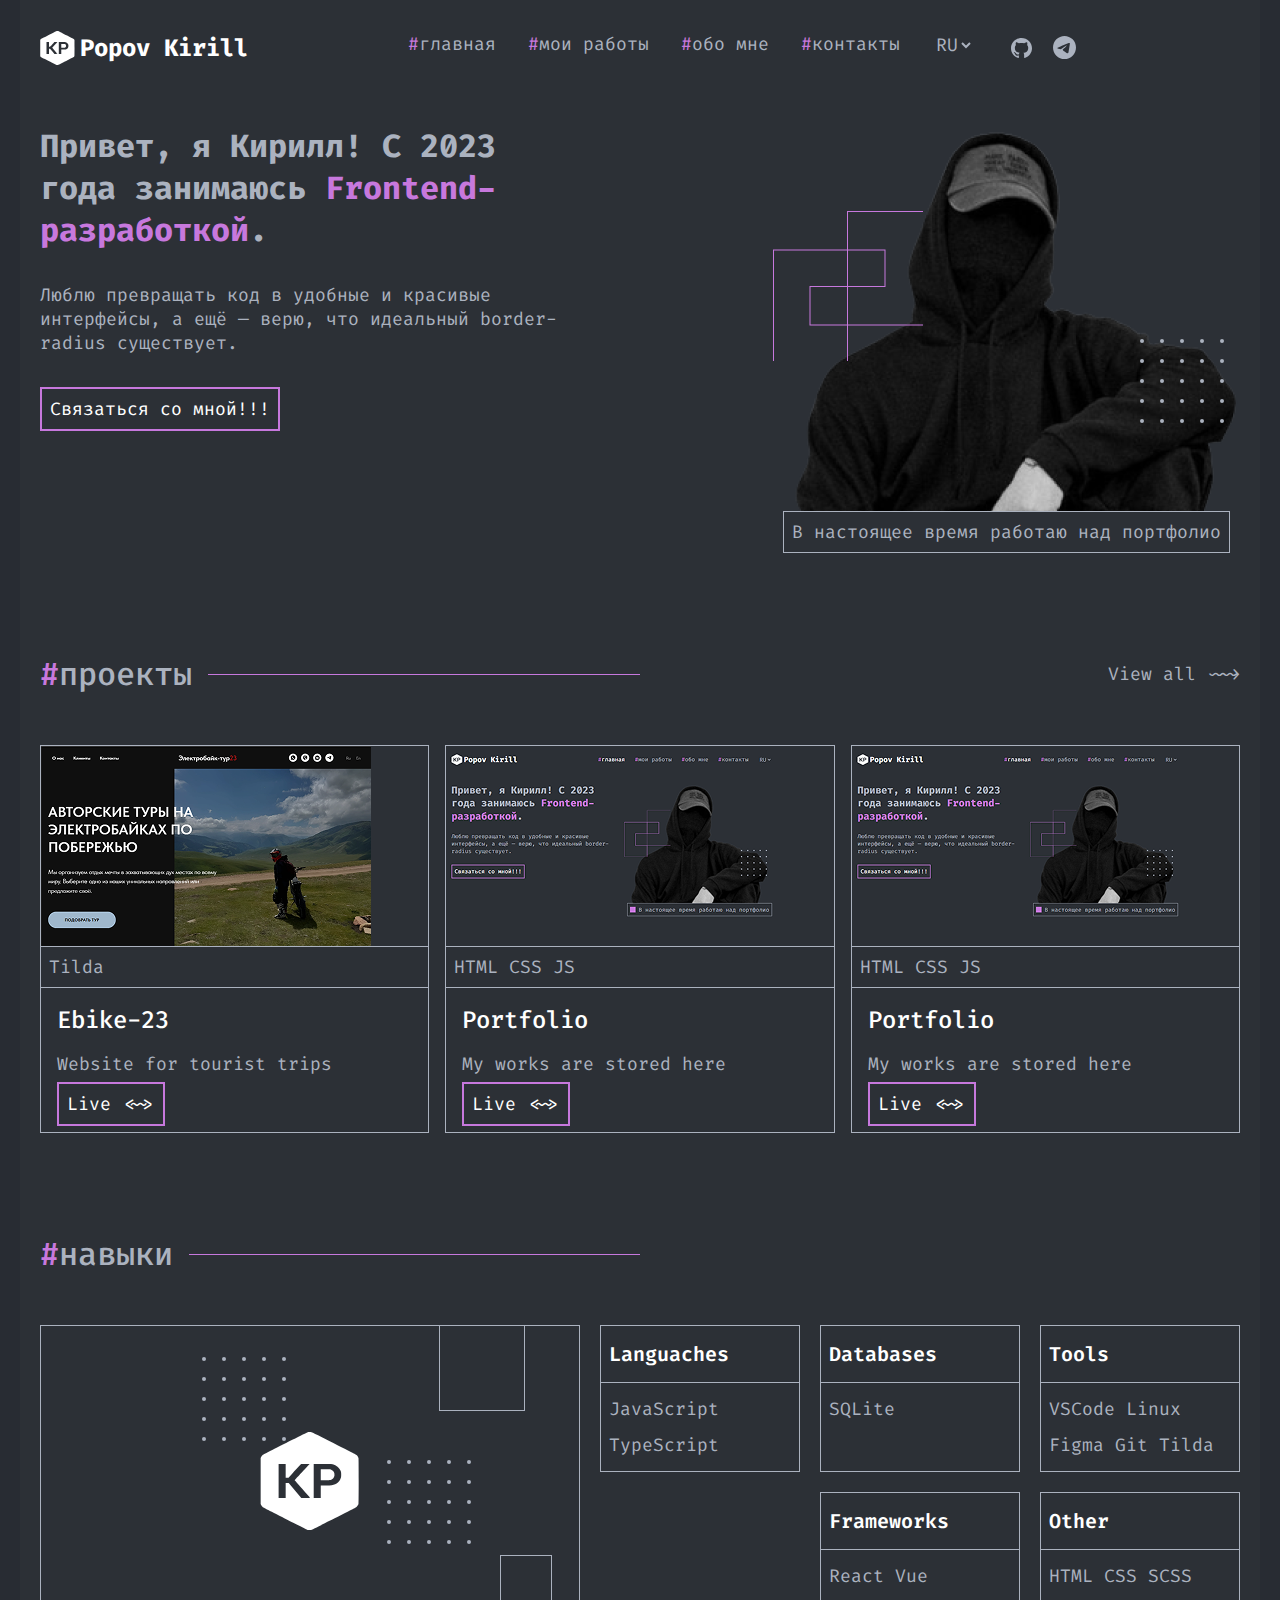
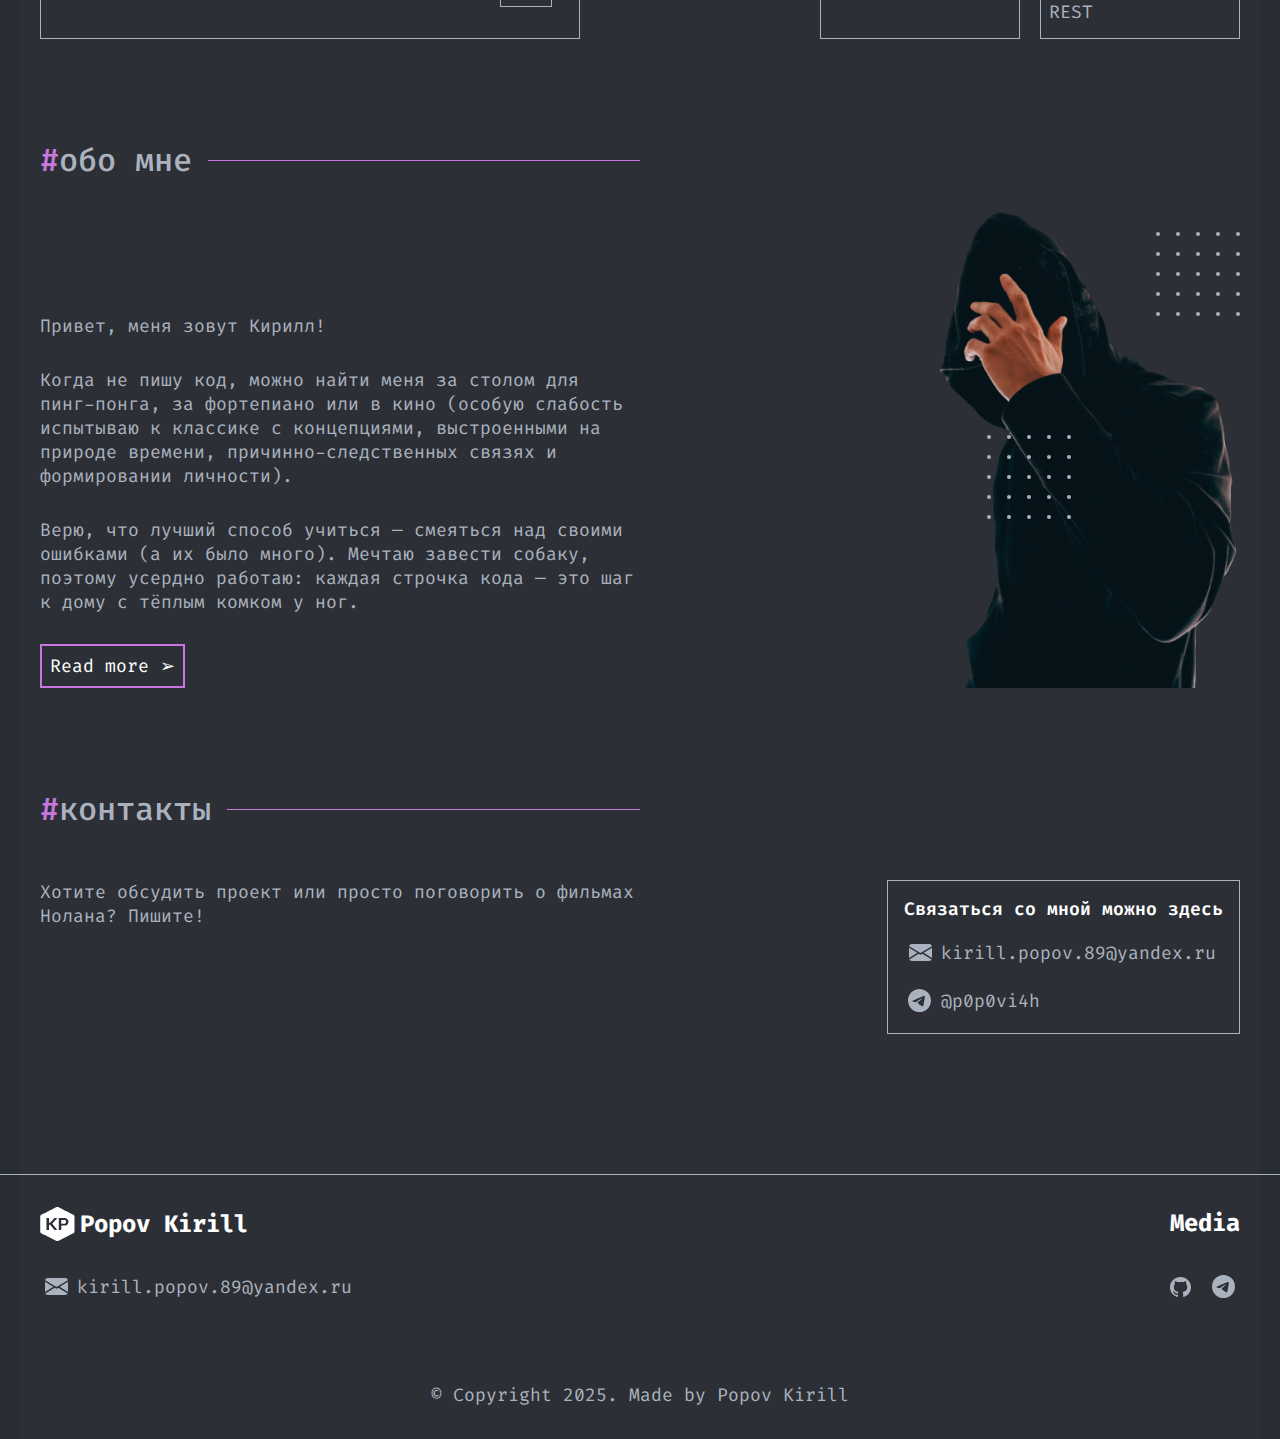
<file: src/index.html>
<!DOCTYPE html>
<html lang="ru">
  <head>
    <meta charset="UTF-8" />
    <link rel="icon" type="image/x-icon" href="./images/logo-kp.svg" />
    <link rel="stylesheet" href="./styles/reset.css" />
    <link rel="stylesheet" href="./styles/style.css" />
    <link rel="stylesheet" href="./styles/media.css" />
    <title>Popov Kirill</title>
    <meta name="viewport" content="width=device-width, initial-scale=1.0" />
  </head>
  <body class="body">
    <header class="header">
      <div class="container">
        <div class="header__top">
          <nav class="navigation" id="nav">
            <div class="navigation__logo">
              <img
                src="./images/logo-kp.svg"
                alt="logo"
                width="35"
                height="35"
              /><span class="logo__text">Popov Kirill</span>
            </div>
            <ul class="navigation__list">
              <li class="navigation__item">
                <a href="#" class="lng-main nav-active">главная</a>
              </li>
              <li class="navigation__item">
                <a href="./subpages/works.html" class="lng-works">мои работы</a>
              </li>
              <li class="navigation__item">
                <a href="./subpages/about-me.html" class="lng-about-me"
                  >обо мне</a
                >
              </li>
              <li class="navigation__item">
                <a href="./subpages/contacts.html" class="lng-contacts"
                  >контакты</a
                >
              </li>
              <li class="navigation__item">
                <select class="change-lang">
                  <option value="ru">RU</option>
                  <option value="en">EN</option>
                </select>
              </li>
              <li class="links-mobile-menu">
                <a href="https://github.com/P0p0vKirill" target="_blank"
                  ><img src="./images/Github.svg" alt=""
                /></a>
                <a href="https://t.me/p0p0vi4h" target="_blank"
                  ><img src="./images/Telegram.svg" alt=""
                /></a>
              </li>
            </ul>
            <button class="nav-button" id="nav-btn"></button>
          </nav>
        </div>
        <div class="header__middle">
          <div class="header__middle-left">
            <h1 class="lng-header-title">
              Привет, я Кирилл! С 2023 года занимаюсь <span style='color:#C778DD'>Frontend-разработкой</span>.
            </h1>
            <span class="lng-header-annotation"
              >Люблю превращать код в удобные и красивые интерфейсы, а ещё —
              верю, что идеальный border-radius существует.</span
            >
            <a class="btn contact-me lng-contact-me">Связаться со мной!!!</a>
            <form
              class="form-send-email inactive"
              action="https://api.web3forms.com/submit"
              method="POST"
            >
              <input
                type="hidden"
                name="access_key"
                value="669eb5c1-3398-402c-99a6-c4cc31a652b4"
              />
              <div class="inputs-name-email">
                <input
                  type="text"
                  name="name"
                  required
                  placeholder="Name"
                  autocomplete="off"
                />
                <input
                  type="text"
                  name="email"
                  required
                  placeholder="Email"
                  autocomplete="off"
                />
              </div>
              <input
                type="text"
                name="title"
                placeholder="Title"
                autocomplete="off"
              />
              <input
                type="text"
                name="message"
                required
                placeholder="Message"
                autocomplete="off"
              />
              <input type="submit" value="Send" class="btn" />
            </form> 
          </div>
          <div class="header__midle-right">
            <div class="header__midle-right-content">
              <img src="./images/Image.png" alt="" class="header-image" />
              <div class="header-currently">
                <span class="lng-header-currently"
                  >В настоящее время работаю над портфолио</span
                >
              </div>
            </div>
          </div>
        </div>
      </div>
    </header>
    <main>
      <div class="container">
        <section class="chapter projects" id="projects">
          <div class="chapter__title">
            <div class="chapter__title-heading lng-projects-title">проекты</div>
            <a href="./subpages/works.html" class="view-all">View all ~~&gt</a>
          </div>
          <div class="projects__cards">
            <div class="card">
              <div class="card__img">
                <img src="./images/ebike.png" alt="ebike" />
              </div>
              <div class="card__tehnology">Tilda</div>
              <div class="card__annotation">
                <div class="card__name">Ebike-23</div>
                <div>Website for tourist trips</div>
                <div class="card__links">
                  <a href="https://ebike23.ru/" class="btn" target="_blank"
                    >Live &lt~&gt</a
                  >
                </div>
              </div>
            </div>
            <div class="card">
              <div class="card__img">
                <img src="./images/portfolio-pic.png" alt="" />
              </div>
              <div class="card__tehnology">HTML CSS JS</div>
              <div class="card__annotation">
                <div class="card__name">Portfolio</div>
                <div>My works are stored here</div>
                <div class="card__links">
                  <a href="#" class="btn">Live &lt~&gt</a>
                </div>
              </div>
            </div>
            <div class="card">
              <div class="card__img">
                <img src="./images/portfolio-pic.png" alt="" />
              </div>
              <div class="card__tehnology">HTML CSS JS</div>
              <div class="card__annotation">
                <div class="card__name">Portfolio</div>
                <div>My works are stored here</div>
                <div class="card__links">
                  <a href="#" class="btn">Live &lt~&gt</a>
                </div>
              </div>
            </div>
          </div>
        </section>
        <section class="chapter skills" id="skills">
          <div class="chapter__title">
            <div class="chapter__title-heading lng-skills-title">навыки</div>
          </div>
          <div class="skills__content">
            <div class="skills__content-left">
              <img src="./images/small-quare.svg" alt="" class="sm-quare" />
              <img src="./images/big_quare.svg" alt="" class="big-quare" />
              <img src="./images/Dots.svg" alt="" class="dots1" />
              <img src="./images/Dots.svg" alt="" class="dots2" />
              <div>
                <img src="./images/logo-kp.svg" alt="" class="skills-logo" />
              </div>
            </div>

            <div class="languaches">
              <p>Languaches</p>
              <div>JavaScript TypeScript</div>
            </div>
            <div class="databases">
              <p>Databases</p>
              <div>SQLite</div>
            </div>
            <div class="tools">
              <p>Tools</p>
              <div>VSCode Linux Figma Git Tilda</div>
            </div>
            <div class="other">
              <p>Other</p>
              <div>HTML CSS SCSS REST</div>
            </div>
            <div class="frameworks">
              <p>Frameworks</p>
              <div>React Vue</div>
            </div>
          </div>
        </section>
        <!-- ABOUT-ME -->
        <section class="chapter about-me" id="about-me">
          <div class="chapter__title-heading lng-about-me-title">обо мне</div>
          <div class="about-me__content">
            <div class="about-me__content-left">
              <span>Привет, меня зовут Кирилл!</span>
              <span
                >Когда не пишу код, можно найти меня за столом для пинг-понга,
                за фортепиано или в кино (особую слабость испытываю к классике с
                концепциями, выстроенными на природе времени,
                причинно-следственных связях и формировании личности).</span
              >
              <span
                >Верю, что лучший способ учиться — смеяться над своими ошибками
                (а их было много). Мечтаю завести собаку, поэтому усердно
                работаю: каждая строчка кода — это шаг к дому с тёплым комком у
                ног.
              </span>
              <a href="./subpages/about-me.html" class="btn">Read more ➢</a>
              <!-- &#8594 -->
            </div>
            <div class="about-me__content-right">
              <div class="about-me__img">
                <img src="./images/about-me-img.png" alt="" />
                <img src="./images/Dots.svg" alt="" class="about-me__dots1" />
                <img src="./images/Dots.svg" alt="" class="about-me__dots2" />
              </div>
            </div>
          </div>
        </section>
        <section class="chapter contacts" id="contacts">
          <div class="chapter__title-heading lng-contacts-title">контакты</div>
          <div class="contacts__content">
            <p class="lng-contacts-text">
              Хотите обсудить проект или просто поговорить о фильмах Нолана?
              Пишите!
            </p>
            <div class="links">
              <p class="lng-message-here">Связаться со мной можно здесь</p>
              <div class="link">
                <img src="./images/Email.svg" alt="" /><span
                  >kirill.popov.89@yandex.ru</span
                >
              </div>
              <div class="link">
                <img src="./images/Telegram.svg" alt="" /><span>@p0p0vi4h</span>
              </div>
            </div>
          </div>
        </section>
      </div>
    </main>
    <footer>
      <div class="container">
        <div class="footer__content">
          <div class="navigation__logo">
            <img
              src="./images/logo-kp.svg"
              alt="logo"
              width="35"
              height="35"
            /><span class="logo__text">Popov Kirill</span>
          </div>
          <span>Media</span>
          <div class="link">
            <img src="./images/Email.svg" alt="" /><span
              >kirill.popov.89@yandex.ru</span
            >
          </div>
          <div class="footer__media">
            <a href="https://github.com/P0p0vKirill" target="_blank"
              ><img src="./images/Github.svg" alt=""
            /></a>
            <a href="https://t.me/p0p0vi4h" target="_blank"
              ><img src="./images/Telegram.svg" alt=""
            /></a>
          </div>
          <p>© Copyright 2025. Made by Popov Kirill</p>
        </div>
      </div>
    </footer>

    <div class="body__links">
      <a href="https://github.com/P0p0vKirill" target="_blank"
        ><img src="./images/Github.svg" alt=""
      /></a>
      <a href="https://t.me/p0p0vi4h" target="_blank"
        ><img src="./images/Telegram.svg" alt=""
      /></a>
    </div>
    <img src="./images/Dots.svg" alt="" class="body__dots1" />
    <img src="./images/Dots.svg" alt="" class="body__dots2" />
    <img src="./images/Dots.svg" alt="" class="body__dots3" />
    <img src="./images/big_quare.svg" alt="" class="body__big-quare1" />
    <img src="./images/big_quare.svg" alt="" class="body__big-quare2" />
    <img src="./images/small-quare.svg" alt="" class="body__small-quare" />
    <script type="module" src="./scripts/app.js" ></script>
  </body>
</html>
</file>
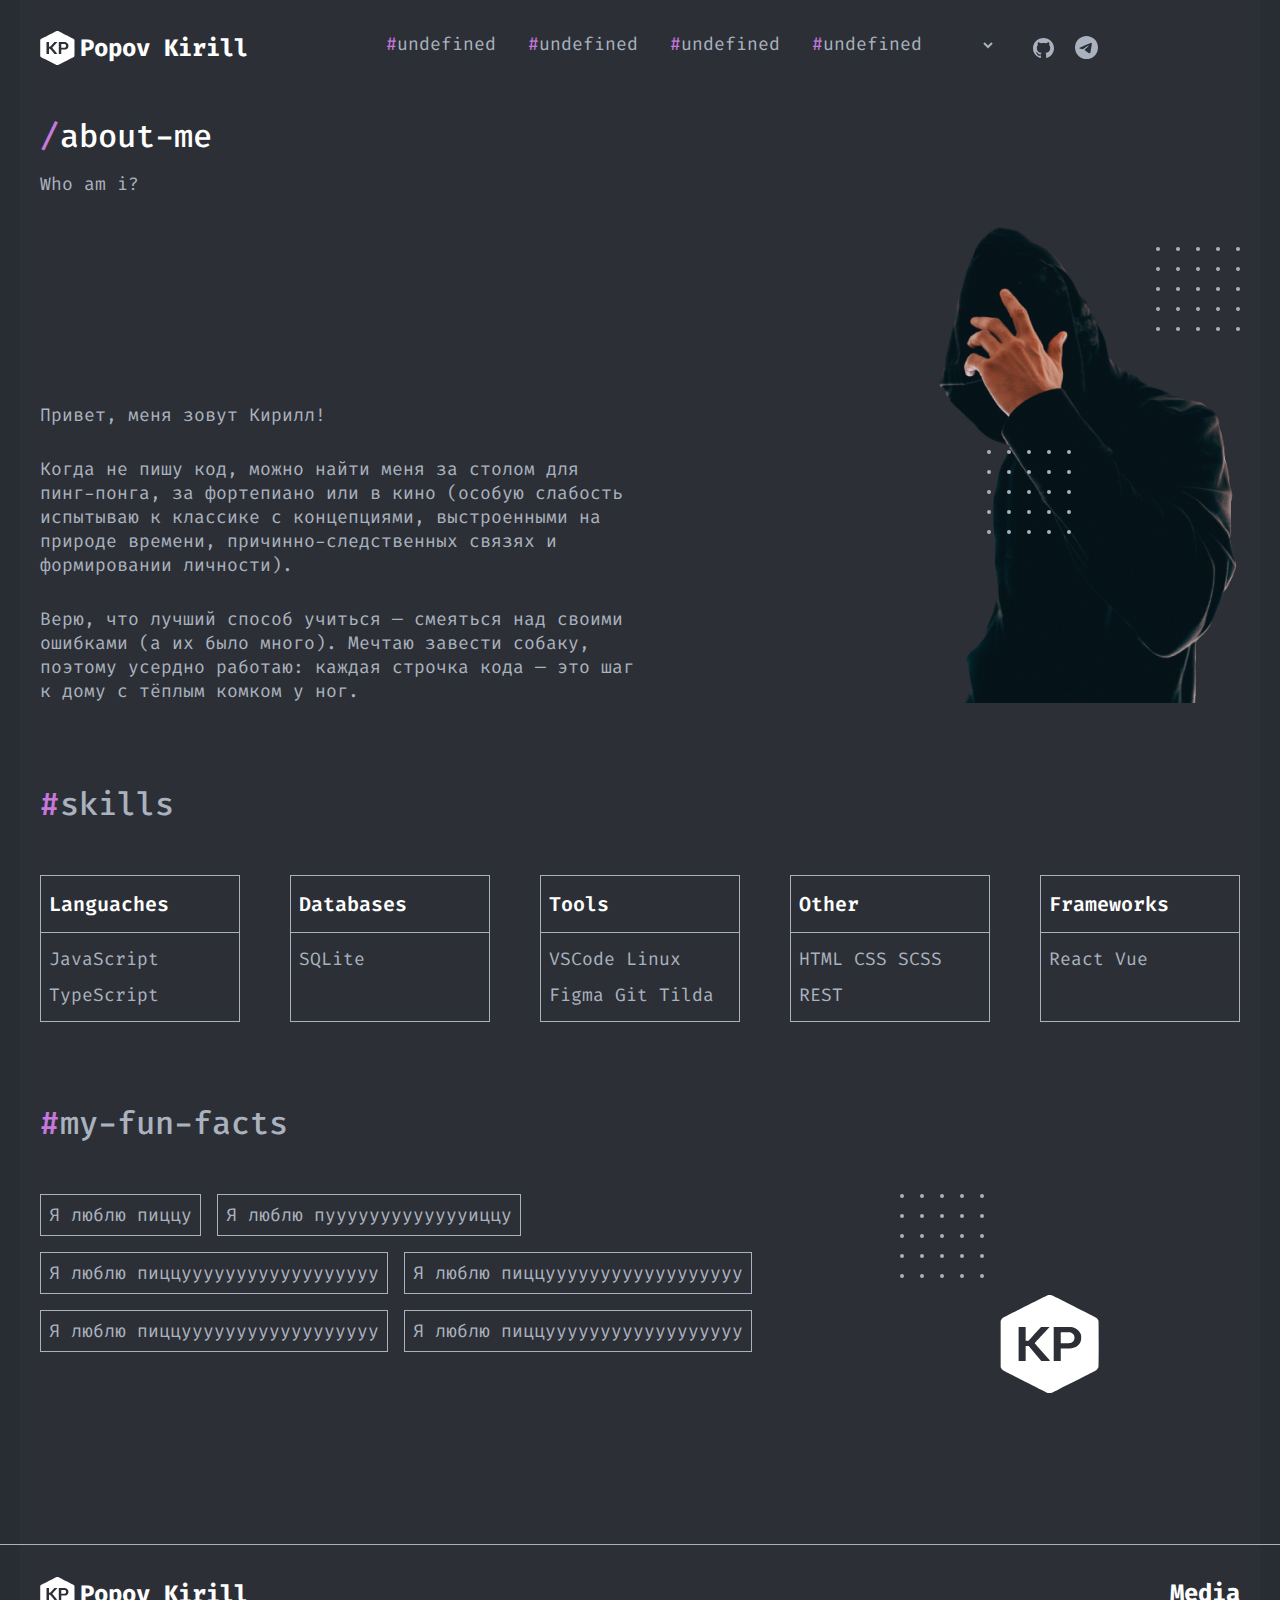
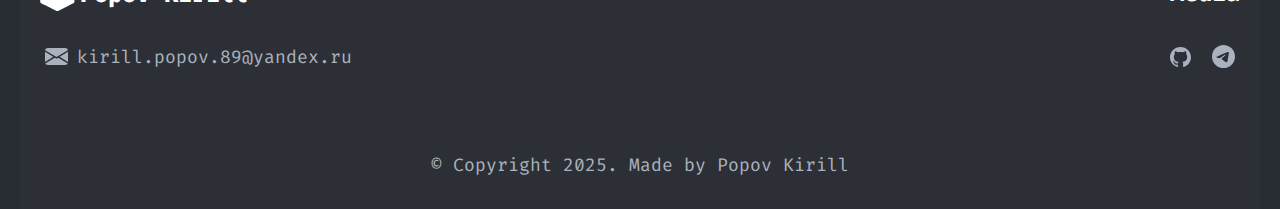
<file: src/subpages/about-me.html>
<!DOCTYPE html>
<html lang="ru">
  <head>
    <meta charset="UTF-8" />
    <link rel="icon" type="image/x-icon" href="../images/logo-kp.svg" />
    <link rel="stylesheet" href="../styles/reset.css" />
    <link rel="stylesheet" href="../styles/style.css" />
    <link rel="stylesheet" href="../styles/media.css" />
    <link rel="stylesheet" href="../styles/about-me.css" />
    <title>Popov Kirill</title>
    <meta name="viewport" content="width=device-width, initial-scale=1.0" />
  </head>
  <body class="body">
    <header class="header">
      <div class="container">
        <div class="header__top">
          <nav class="navigation" id="nav">
            <div class="navigation__logo">
              <img
                src="../images/logo-kp.svg"
                alt="logo"
                width="35"
                height="35"
              /><span class="logo__text">Popov Kirill</span>
            </div>
            <ul class="navigation__list">
              <li class="navigation__item">
                <a href="../index.html" class="lng-main">главная</a>
              </li>
              <li class="navigation__item">
                <a href="./works.html" class="lng-works">мои работы</a>
              </li>
              <li class="navigation__item">
                <a href="#" class="lng-about-me  nav-active">обо мне</a>
              </li>
              <li class="navigation__item">
                <a href="./contacts.html" class="lng-contacts">контакты</a>
              </li>
              <li class="navigation__item">
                <select class="change-lang">
                  <option value="ru">RU</option>
                  <option value="en">EN</option>
                </select>
              </li>
              <li class="links-mobile-menu">
                <a href="https://github.com/P0p0vKirill" target="_blank"
                  ><img src="../images/Github.svg" alt=""
                /></a>
                <a href="https://t.me/p0p0vi4h" target="_blank"
                  ><img src="../images/Telegram.svg" alt=""
                /></a>
              </li>
            </ul>
            <button class="nav-button" id="nav-btn"></button>
          </nav>
        </div>
      </div>
    </header>
    <main>
      <div class="container">
        <p class="main__title">about-me</p>
        <p>Who am i?</p>
        <section class="chapter about-me" id="about-me">
          <div class="about-me__content">
            <div class="about-me__content-left">
              <span>Привет, меня зовут Кирилл!</span>
              <span
                >Когда не пишу код, можно найти меня за столом для пинг-понга,
                за фортепиано или в кино (особую слабость испытываю к классике с
                концепциями, выстроенными на природе времени,
                причинно-следственных связях и формировании личности).</span
              >
              <span
                >Верю, что лучший способ учиться — смеяться над своими ошибками
                (а их было много). Мечтаю завести собаку, поэтому усердно
                работаю: каждая строчка кода — это шаг к дому с тёплым комком у
                ног.
              </span>
            </div>
            <div class="about-me__content-right">
              <div class="about-me__img">
                <img src="../images/about-me-img.png" alt="" />
                <img src="../images/Dots.svg" alt="" class="about-me__dots1" />
                <img src="../images/Dots.svg" alt="" class="about-me__dots2" />
              </div>
            </div>
          </div>
        </section>
         <section class="chapter skills" id="skills">
          <div class="chapter__title">
            <div class="chapter__title-heading">skills</div>
          </div>
          <div class="skills__content">
            <div class="languaches">
              <p>Languaches</p>
              <div>JavaScript TypeScript</div>
            </div>
            <div class="databases">
              <p>Databases</p>
              <div>SQLite</div>
            </div>
            <div class="tools">
              <p>Tools</p>
              <div>VSCode Linux Figma Git Tilda</div>
            </div>
            <div class="other">
              <p>Other</p>
              <div>HTML CSS SCSS REST</div>
            </div>
            <div class="frameworks">
              <p>Frameworks</p>
              <div>React Vue</div>
            </div>
          </div>
        </section>
        <section class="chapter fun-facts">
            <div class="chapter__title-heading">my-fun-facts</div>
            <div class="fun-facts__content">
                <div class="fun-facts__content-left"><span>Я люблю пиццу</span> <span>Я люблю пуууууууууууууиццу</span> 
                    <span>Я люблю пиццуууууууууууууууууу</span> <span>Я люблю пиццуууууууууууууууууу</span>
                    <span>Я люблю пиццуууууууууууууууууу</span> <span>Я люблю пиццуууууууууууууууууу</span>
                </div>
                <div class="fun-facts__content-right">
                    <img src="../images/logo-kp.svg" alt="logo">
                    <img src="../images/Dots.svg" alt="">
                </div>
            </div>
        </section>
      </div>
    </main>
    <footer>
      <div class="container">
        <div class="footer__content">
          <div class="navigation__logo">
            <img
              src="../images/logo-kp.svg"
              alt="logo"
              width="35"
              height="35"
            /><span class="logo__text">Popov Kirill</span>
          </div>
          <span>Media</span>
          <div class="link">
            <img src="../images/Email.svg" alt="" /><span
              >kirill.popov.89@yandex.ru</span
            >
          </div>
          <div class="footer__media">
            <a href="https://github.com/P0p0vKirill" target="_blank"
              ><img src="../images/Github.svg" alt=""
            /></a>
            <a href="https://t.me/p0p0vi4h" target="_blank"
              ><img src="../images/Telegram.svg" alt=""
            /></a>
          </div>
          <p>© Copyright 2025. Made by Popov Kirill</p>
        </div>
      </div>
    </footer>

    <div class="body__links">
      <a href="https://github.com/P0p0vKirill" target="_blank"
        ><img src="../images/Github.svg" alt=""
      /></a>
      <a href="https://t.me/p0p0vi4h" target="_blank"
        ><img src="../images/Telegram.svg" alt=""
      /></a>
    </div>
    <img src="../images/Dots.svg" alt="" class="body__dots1" />
    <img src="../images/Dots.svg" alt="" class="body__dots2" />
    <img src="../images/big_quare.svg" alt="" class="body__big-quare2" />
    <img src="../images/small-quare.svg" alt="" class="body__small-quare" />
     <script type="module" src="../scripts/works.js" ></script>
  </body>
</html>
</file>
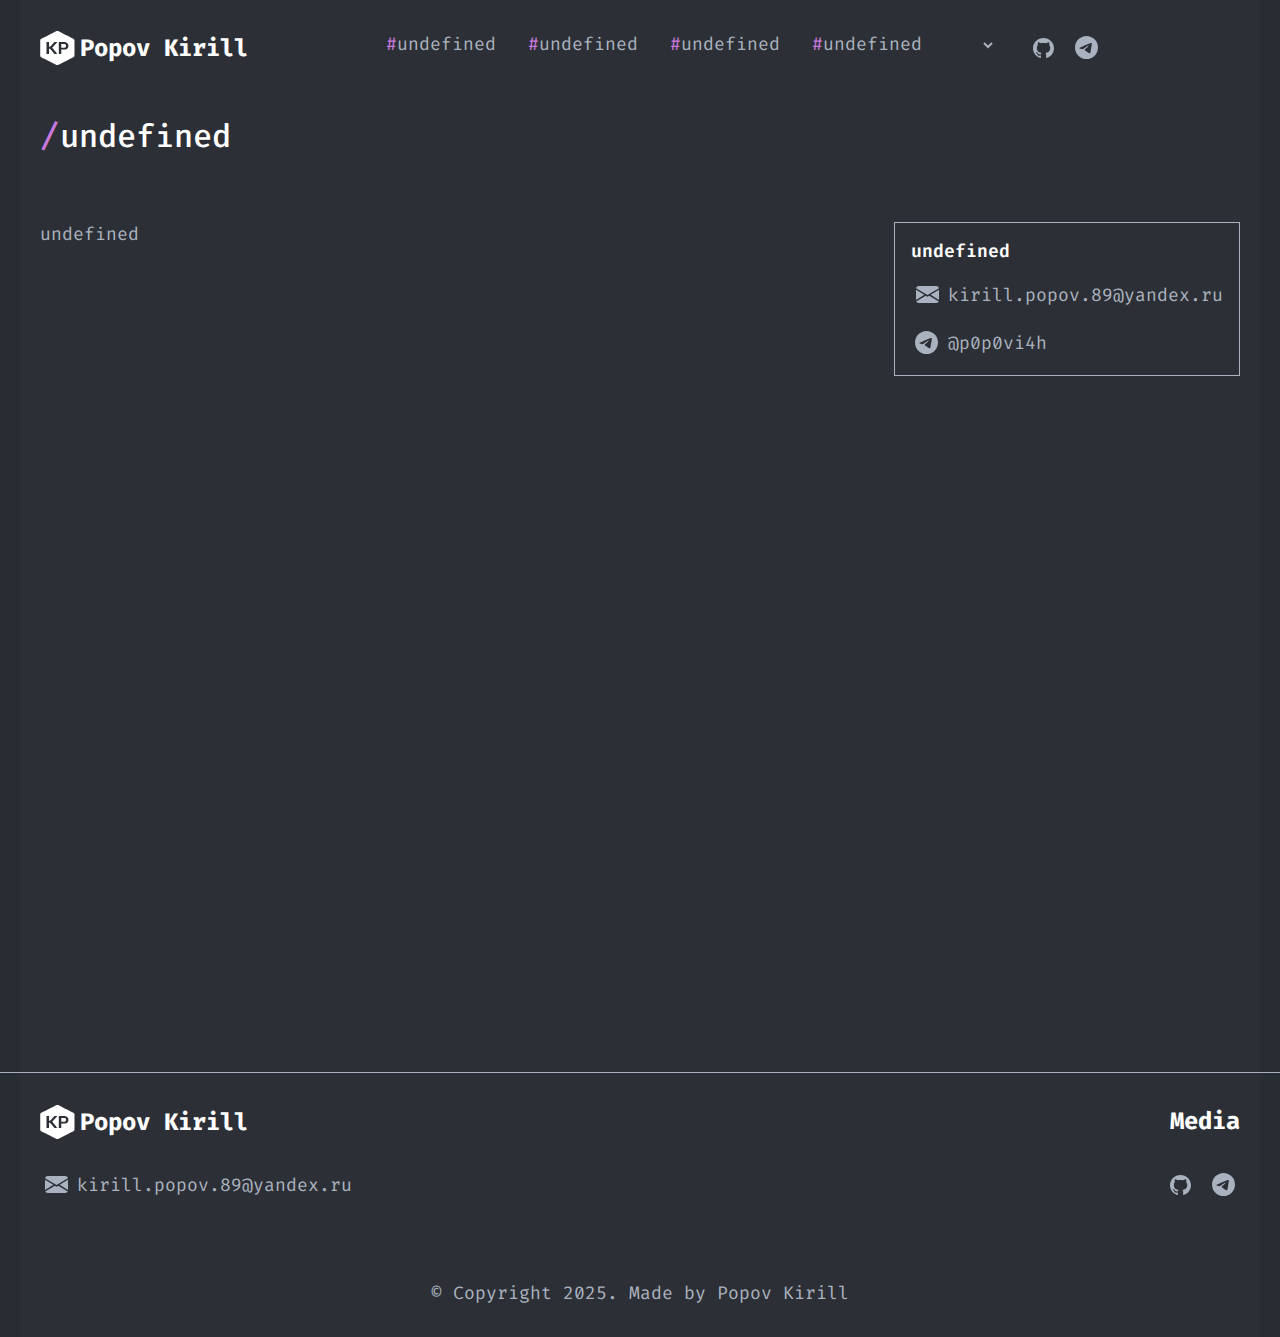
<file: src/subpages/contacts.html>
<!DOCTYPE html>
<html lang="ru">
  <head>
    <meta charset="UTF-8" />
    <link rel="icon" type="image/x-icon" href="../images/logo-kp.svg" />
    <link rel="stylesheet" href="../styles/reset.css" />
    <link rel="stylesheet" href="../styles/style.css" />
    <link rel="stylesheet" href="../styles/media.css" />
    <link rel="stylesheet" href="../styles/contacts.css" />
    <title>Popov Kirill</title>
    <meta name="viewport" content="width=device-width, initial-scale=1.0" />
  </head>
  <body class="body">
    <header class="header">
      <div class="container">
        <div class="header__top">
          <nav class="navigation" id="nav">
            <div class="navigation__logo">
              <img
                src="../images/logo-kp.svg"
                alt="logo"
                width="35"
                height="35"
              /><span class="logo__text">Popov Kirill</span>
            </div>
            <ul class="navigation__list">
              <li class="navigation__item">
                <a href="../index.html" class="lng-main">главная</a>
              </li>
              <li class="navigation__item">
                <a href="./works.html" class="lng-works">мои работы</a>
              </li>
              <li class="navigation__item">
                <a href="./about-me.html" class="lng-about-me">обо мне</a>
              </li>
              <li class="navigation__item">
                <a href="#" class="lng-contacts nav-active">контакты</a>
              </li>
              <li class="navigation__item">
                <select class="change-lang">
                  <option value="ru">RU</option>
                  <option value="en">EN</option>
                </select>
              </li>
              <li class="links-mobile-menu">
                <a href="https://github.com/P0p0vKirill" target="_blank"
                  ><img src="../images/Github.svg" alt=""
                /></a>
                <a href="https://t.me/p0p0vi4h" target="_blank"
                  ><img src="../images/Telegram.svg" alt=""
                /></a>
              </li>
            </ul>
            <button class="nav-button" id="nav-btn"></button>
          </nav>
        </div>
      </div>
    </header>
    <main>
      <div class="container">
        <p class="main__title lng-contacts-title">контакты</p>
        <section class="chapter contacts" id="contacts">
          <div class="contacts__content">
            <p class="lng-contacts-text">
              Хотите обсудить проект или просто поговорить о фильмах Нолана?
              Пишите!
            </p>
            <div class="links">
              <p class="lng-message-here">Связаться со мной можно здесь</p>
              <div class="link">
                <img src="../images/Email.svg" alt="" /><span
                  >kirill.popov.89@yandex.ru</span
                >
              </div>
              <div class="link">
                <img src="../images/Telegram.svg" alt="" /><span>@p0p0vi4h</span>
              </div>
            </div>
          </div>
        </section>
      </div>
    </main>
    <footer>
      <div class="container">
        <div class="footer__content">
          <div class="navigation__logo">
            <img
              src="../images/logo-kp.svg"
              alt="logo"
              width="35"
              height="35"
            /><span class="logo__text">Popov Kirill</span>
          </div>
          <span>Media</span>
          <div class="link">
            <img src="../images/Email.svg" alt="" /><span
              >kirill.popov.89@yandex.ru</span
            >
          </div>
          <div class="footer__media">
            <a href="https://github.com/P0p0vKirill" target="_blank"
              ><img src="../images/Github.svg" alt=""
            /></a>
            <a href="https://t.me/p0p0vi4h" target="_blank"
              ><img src="../images/Telegram.svg" alt=""
            /></a>
          </div>
          <p>© Copyright 2025. Made by Popov Kirill</p>
        </div>
      </div>
    </footer>

    <div class="body__links">
      <a href="https://github.com/P0p0vKirill" target="_blank"
        ><img src="../images/Github.svg" alt=""
      /></a>
      <a href="https://t.me/p0p0vi4h" target="_blank"
        ><img src="../images/Telegram.svg" alt=""
      /></a>
    </div>
    <img src="../images/Dots.svg" alt="" class="body__dots1" />
    <img src="../images/Dots.svg" alt="" class="body__dots2" />
    <img src="../images/big_quare.svg" alt="" class="body__big-quare2" />
    <img src="../images/small-quare.svg" alt="" class="body__small-quare" />
     <script type="module" src="../scripts/works.js" ></script>
  </body>
</html>
</file>
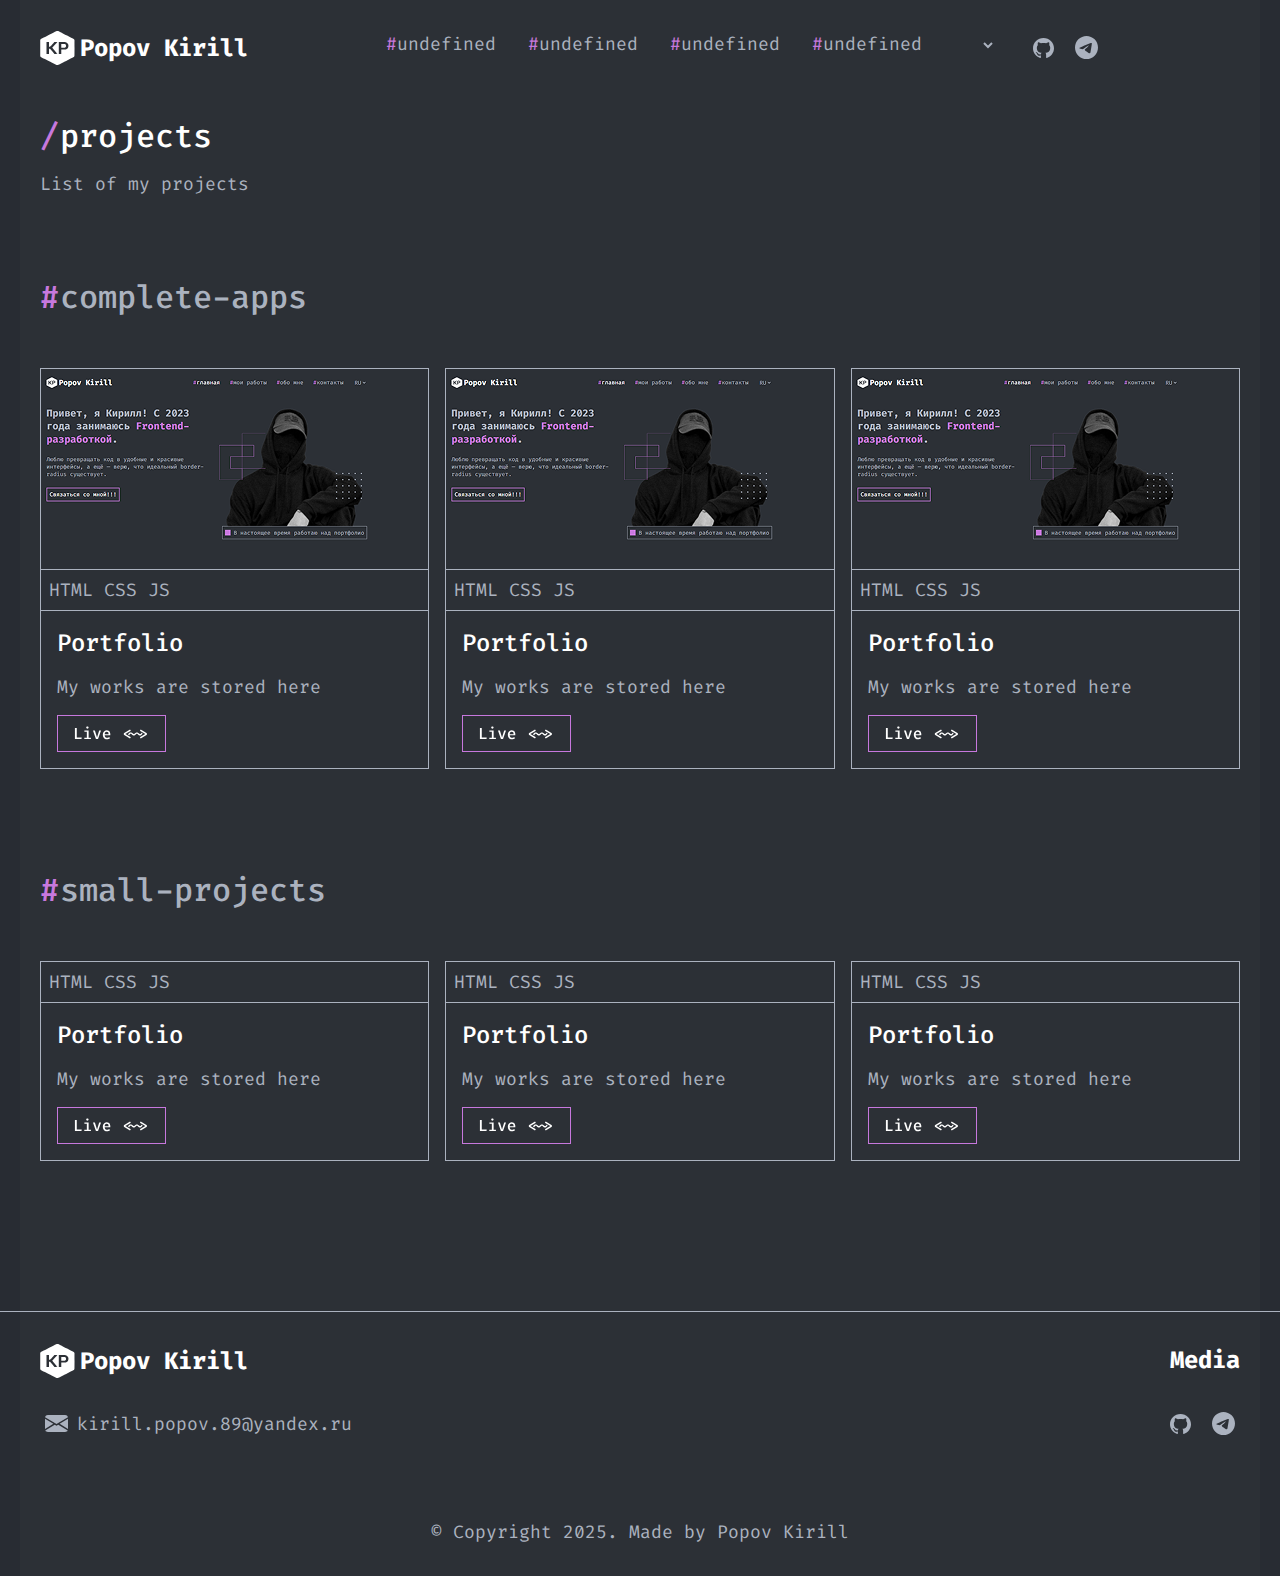
<file: src/subpages/works.html>
<!DOCTYPE html>
<html lang="ru">
  <head>
    <meta charset="UTF-8" />
    <link rel="icon" type="image/x-icon" href="../images/logo-kp.svg" />
    <link rel="stylesheet" href="../styles/reset.css" />
    <link rel="stylesheet" href="../styles/style.css" />
    <link rel="stylesheet" href="../styles/media.css" />
    <link rel="stylesheet" href="../styles/works.css" />
    <title>Popov Kirill</title>
    <meta name="viewport" content="width=device-width, initial-scale=1.0" />
  </head>
  <body class="body">
    <header class="header">
      <div class="container">
        <div class="header__top">
          <nav class="navigation" id="nav">
            <div class="navigation__logo">
              <img
                src="../images/logo-kp.svg"
                alt="logo"
                width="35"
                height="35"
              /><span class="logo__text">Popov Kirill</span>
            </div>
            <ul class="navigation__list">
              <li class="navigation__item">
                <a href="../index.html" class="lng-main">главная</a>
              </li>
              <li class="navigation__item">
                <a href="#" class="lng-works nav-active">мои работы</a>
              </li>
              <li class="navigation__item">
                <a href="./about-me.html" class="lng-about-me">обо мне</a>
              </li>
              <li class="navigation__item">
                <a href="./contacts.html" class="lng-contacts">контакты</a>
              </li>
              <li class="navigation__item">
                <select class="change-lang">
                  <option value="ru">RU</option>
                  <option value="en">EN</option>
                </select>
              </li>
              <li class="links-mobile-menu">
                <a href="https://github.com/P0p0vKirill" target="_blank"
                  ><img src="../images/Github.svg" alt=""
                /></a>
                <a href="https://t.me/p0p0vi4h" target="_blank"
                  ><img src="../images/Telegram.svg" alt=""
                /></a>
              </li>
            </ul>
            <button class="nav-button" id="nav-btn"></button>
          </nav>
        </div>
      </div>
    </header>
    <main>
      <div class="container">
        <p class="main__title">projects</p>
        <p class="main__title__annotation">List of my projects</p>

        <section class="chapter projects" id="projects">
          <div class="chapter__title-heading">complete-apps</div>
          <div class="projects__cards">
            <div class="card">
              <div class="card__img">
                <img src="../images/portfolio-pic.png" alt="" />
              </div>
              <div class="card__tehnology">HTML CSS JS</div>
              <div class="card__annotation">
                <div class="card__name">Portfolio</div>
                <div>My works are stored here</div>
                <div class="card__links">
                  <a href="#"><img src="../images/live-button.svg" alt="" /></a>
                </div>
              </div>
            </div>
            <div class="card">
              <div class="card__img">
                <img src="../images/portfolio-pic.png" alt="" />
              </div>
              <div class="card__tehnology">HTML CSS JS</div>
              <div class="card__annotation">
                <div class="card__name">Portfolio</div>
                <div>My works are stored here</div>
                <div class="card__links">
                  <a href="#"><img src="../images/live-button.svg" alt="" /></a>
                </div>
              </div>
            </div>
            <div class="card">
              <div class="card__img">
                <img src="../images/portfolio-pic.png" alt="" />
              </div>
              <div class="card__tehnology">HTML CSS JS</div>
              <div class="card__annotation">
                <div class="card__name">Portfolio</div>
                <div>My works are stored here</div>
                <div class="card__links">
                  <a href="#"><img src="../images/live-button.svg" alt="" /></a>
                </div>
              </div>
            </div>
          </div>
        </section>
        <section class="chapter small-projects">
          <div class="chapter__title-heading">small-projects</div>
          <div class="projects__cards">
            <div class="card">
              <div class="small-projects__technologies">HTML CSS JS</div>
              <div class="card__annotation">
                <div class="card__name">Portfolio</div>
                <div>My works are stored here</div>
                <div class="card__links">
                  <a href="#"><img src="../images/live-button.svg" alt="" /></a>
                </div>
              </div>
            </div>
            <div class="card">
              <div class="small-projects__technologies">HTML CSS JS</div>
              <div class="card__annotation">
                <div class="card__name">Portfolio</div>
                <div>My works are stored here</div>
                <div class="card__links">
                  <a href="#"><img src="../images/live-button.svg" alt="" /></a>
                </div>
              </div>
            </div>
            <div class="card">
              <div class="small-projects__technologies">HTML CSS JS</div>
              <div class="card__annotation">
                <div class="card__name">Portfolio</div>
                <div>My works are stored here</div>
                <div class="card__links">
                  <a href="#"><img src="../images/live-button.svg" alt="" /></a>
                </div>
              </div>
            </div>
          </div>
        </section>
      </div>
    </main>
    <footer>
      <div class="container">
        <div class="footer__content">
          <div class="navigation__logo">
            <img
              src="../images/logo-kp.svg"
              alt="logo"
              width="35"
              height="35"
            /><span class="logo__text">Popov Kirill</span>
          </div>
          <span>Media</span>
          <div class="link">
            <img src="../images/Email.svg" alt="" /><span
              >kirill.popov.89@yandex.ru</span
            >
          </div>
          <div class="footer__media">
            <a href="https://github.com/P0p0vKirill" target="_blank"
              ><img src="../images/Github.svg" alt=""
            /></a>
            <a href="https://t.me/p0p0vi4h" target="_blank"
              ><img src="../images/Telegram.svg" alt=""
            /></a>
          </div>
          <p>© Copyright 2025. Made by Popov Kirill</p>
        </div>
      </div>
    </footer>

    <div class="body__links">
      <a href="https://github.com/P0p0vKirill" target="_blank"
        ><img src="../images/Github.svg" alt=""
      /></a>
      <a href="https://t.me/p0p0vi4h" target="_blank"
        ><img src="../images/Telegram.svg" alt=""
      /></a>
    </div>
    <img src="../images/Dots.svg" alt="" class="body__dots1" />
    <img src="../images/Dots.svg" alt="" class="body__dots2" />
    <img src="../images/big_quare.svg" alt="" class="body__big-quare2" />
    <img src="../images/small-quare.svg" alt="" class="body__small-quare" />
     <script type="module" src="../scripts/works.js" ></script>
  </body>
</html>
</file>
<file: src/styles/style.css>
@import url("https://fonts.googleapis.com/css2?family=Fira+Code:wght@300..700&family=Lato:ital,wght@0,100;0,300;0,400;0,700;0,900;1,100;1,300;1,400;1,700;1,900&family=Prata&display=swap");

.body {
  background-color: #282c33;
  font-family: "Fira Code", sans-serif;
  font-weight: 400;
  font-style: normal;
  font-size: 18px;
  color: #abb2bf;
}

.container {
  max-width: 1240px;
  padding: 0 20px;
  margin: 0 auto;
  background-color: #2c3036;
}

.active {
  display: block !important;
}

.inactive {
  display: none !important;
}

a {
  cursor: pointer;
}
/* HEADER */

.header {
}

.header__top {
  height: 65px;
  display: flex;
  align-items: end;
}

.navigation {
  display: flex;
  justify-content: space-between;
  align-items: center;
  flex-grow: 1;
}
.navigation__logo {
  display: flex;
  align-items: center;
}

.logo__text {
  color: white;
  padding-left: 5px;
  font-size: 24px;
  font-weight: bold;
}

.navigation__list {
  display: flex;
  gap: 0 32px;
}

.navigation__item a::before {
  content: "#";
  color: #c778dd;
}

.change-lang {
  background-color: #2c3036;
  border: none;
}

.header__middle {
  padding-top: 60px;
  display: grid;
  /* grid-template-columns: 540px 470px; */
  grid-template-columns: auto auto;
  /* grid-template-columns: 1fr 1fr; */
  gap: 16px;
  justify-content: space-between;
  /* align-items: center; */
}

.header__middle-left {
  display: flex;
  flex-direction: column;
  gap: 32px 0;
  max-width: 540px;
  position: relative;
}

.header__middle-left h1 {
  font-weight: 700;
  font-size: 32px;
}

.header__middle-left button {
  padding: 8px 16px;
  border: 2px solid #c778dd;
  max-width: max-content;
}

.header__midle-right-content {
  position: relative;
}

.lng-header-currently {
  max-width: max-content;
  display: flex;
  gap: 0 10px;
  align-items: center;
  border: 1px solid;
  padding: 8px;
}

.lng-header-currently span {
  display: inline-block;
  width: 18px;
  height: 18px;
  background-color: #c778dd;
}

.header__midle-right-content::after {
  content: "";
  width: 84px;
  height: 84px;
  background-image: url(../images/Dots.svg);
  position: absolute;
  top: 50%;
  right: 16px;
}

.header__midle-right-content::before {
  content: "";
  width: 150px;
  height: 150px;
  background-image: url(../images/purp-logo.svg);
  position: absolute;
  top: 20%;
  left: -10px;
}

.form-send-email {
  /* display: none; */
  width: 100%;
  display: flex;
  flex-direction: column;
  gap: 16px 0;
  font-size: 16px;
  position: absolute;
  bottom: -32px;
}

.inputs-name-email {
  display: flex;
  gap: 0 16px;
  justify-content: space-between;
  min-height: 0;
  min-width: 0;
}

.form-send-email input {
  border: 1px solid;
  padding: 8px;
  flex: 1;
}

.inputs-name-email input {
  width: 10ch;
}

input.btn {
  border: 2px solid #c778dd;
}

.btn {
  max-width: max-content;
  padding: 8px;
  border: 2px solid #c778dd;
  color: white !important;
}

/* MAIN */
.chapter {
  padding-top: 100px;
}

.chapter__title {
  display: flex;
  align-items: center;
  justify-content: space-between;
}

.chapter__title-heading {
  white-space: nowrap;
  max-width: 50%;
  font-size: 32px;
  font-weight: 500;
  display: flex;
  align-items: center;
}

.chapter__title-heading::before {
  content: "#";
  width: 20px;
  height: 42px;
  color: #c778dd;
}

.chapter__title-heading::after {
  content: "";
  max-width: 50vw;
  width: 50vw;
  height: 1px;
  margin-left: 16px;
  background-color: #c778dd;
}

.view-all {
  display: flex;
  align-items: center;
}

.projects__cards {
  display: grid;
  justify-content: space-between;
  grid-template-columns: repeat(3, 330px);
  grid-template-columns: repeat(3, 1fr);
  gap: 16px 16px;
  padding-top: 50px;
  /* border: 1px solid #ABB2BF; */
}

.card {
  border: 1px solid #abb2bf;
  flex: 0 0 0;
}

.card__img {
  max-width: 330px;
  height: 200px;
}

.card__img img {
  height: 100%;
  object-fit: fill;
}

.card__tehnology {
  padding: 8px;
  border-top: 1px solid #abb2bf;
  border-bottom: 1px solid #abb2bf;
}

.card__name {
  font-weight: 500;
  font-size: 24px;
  color: white;
}

.card__annotation {
  display: flex;
  flex-direction: column;
  gap: 16px;
  padding: 16px;
}

.test {
  background-color: white;
}

/* SKILLS */
/* .skills__content {
  display: grid;
  grid-template-columns: 1fr 1fr;
  gap: 20px;
  padding-top: 50px;
} */

.skills__content {
  display: grid;
  grid-template-columns: 1fr 200px 200px 200px;
  gap: 20px;
  padding-top: 50px;
}

.skills__content > div {
  border: 1px solid #abb2bf;
}

.skills__content > div:not(.skills__content-left) > * {
  padding: 8px;
  line-height: 2;
}

.skills__content > div > p {
  font-weight: 600;
  font-size: 20px;
  color: white;
  border-bottom: 1px solid #abb2bf;
}
.skills__content-left {
  position: relative;
  border: 1px solid #abb2bf;
  grid-row: 1 / 3;
}

.big-quare {
  position: absolute;
  right: 10%;
  top: -1px;
}

.sm-quare {
  position: absolute;
  right: 5%;
  bottom: 10%;
}

.dots1 {
  position: absolute;
  right: 20%;
  bottom: 30%;
}
.dots2 {
  position: absolute;
  top: 10%;
  left: 30%;
}

.skills__content-left > div {
  z-index: 2;
  position: absolute;
  top: 50%;
  left: 50%;
  transform: translate(-50%, -50%);
  width: 100px;
  height: 100px;
}

.skills-logo {
  width: 100%;
}

.other {
  grid-column: 4/5;
}

.frameworks {
  grid-column: 3 / 4;
  grid-row: 2 / 3;
}

/* ABOUT-ME */

.about-me__content {
  display: grid;
  grid-template-columns: 1fr 1fr;
}
.about-me__content-left {
  padding-top: 30px;
  display: flex;
  flex-direction: column;
  gap: 30px;
  align-self: end;
}

.about-me__content-right {
  justify-self: end;
}

.about-me__img {
  position: relative;
}
.about-me__dots1 {
  position: absolute;
  top: 10%;
  right: 0;
}
.about-me__dots2 {
  position: absolute;
  top: 50%;
  right: 50%;

}
/* CONTACTS */
.contacts__content {
  display: flex;
  justify-content: space-between;
  padding-top: 50px;
  padding-bottom: 140px;
}

.contacts__content>p {
max-width: 50%;
}

.links {
  display: flex;
  flex-direction: column;
  gap: 16px;
  border: 1px solid #ABB2BF;
  padding: 16px;
}

.link {
  display: flex;
  align-items: center;
  gap: 5px;
}

.links p {
  color: white;
  font-weight: 600;
}

/* FOOTER */
footer{
    border-top: 1px solid #ABB2BF;
    
}

.footer__content {
  padding-top: 32px;
  padding-bottom: 32px;
  display: grid;
  grid-template-columns: auto auto;
  justify-content: space-between;
  gap: 30px;
}

   

.footer__content > span {
   color: white;
    padding-left: 5px;
    font-size: 24px;
    font-weight: bold;
}

.footer__content> p {
  padding-top: 50px;
  grid-column: 1/3;
  justify-self: center;
}
</file>
<file: src/styles/media.css>
@media (max-width: 1400px) {
  body > img,
  .body__links,
  .container::after,
  .container::before {
    display: none;
  }
}

@media (max-width: 1100px) {
  .projects__cards {
    grid-template-columns: repeat(3, 1fr);
  }
}

@media (max-width: 1000px) {
  .skills__content {
    grid-template-columns: 200px 200px 200px;
    justify-content: space-around;
  }
  .other {
    grid-column: auto;
  }
  .skills__content-left {
    grid-column: 1/2;
    grid-row: 2/3;
  }

  .skills__content-left > img {
    display: none;
  }

  .header__middle {
    grid-template-columns: 1fr 1fr;
  }
}

@media (max-width: 900px) {
  .body {
    font-size: 16px;
  }

  /* .navigation__list {
    gap: 25px;
  } */
  .form-send-email {
    position: static;
  }

  .header__middle-left {
    max-width: 1000px;
  }

  .header__midle-right {
    justify-self: center;
    align-self: center;
  }

  .header__middle {
    display: flex;
    flex-direction: column;
    gap: 50px;
  }

  /* nav-button */

  .navigation {
    align-items: start;
  }
  .nav-button {
    display: block;
  }

  .navigation__list {
    display: none;
  }

  .navigation.open .nav-button {
    position: fixed;
    top: 30px;
    right: 20px;
  }

  .navigation.open .navigation__list {
    display: flex;
    flex-direction: column;
    gap: 32px;
    width: 100%;
  }

  .links-mobile-menu img {
    width: 64px;
    height: 64px;
  }

  .navigation.open .links-mobile-menu {
    display: flex;
    gap: 10px;
    align-self: center;
    padding-top: 20%;
  }

  .navigation.open {
    display: flex;
    flex-direction: column;
    gap: 50px;
    position: fixed;
    top: 0;
    bottom: 0;
    left: 0;
    right: 0;
    background-color: #2c3036;
    z-index: 2;
    justify-content: start;
    align-items: start;
    padding: 25px;
    font-size: 32px;
  }
}

@media (max-width: 700px) {
  .skills__content {
    grid-template-columns: repeat(3, 1fr);
  }

  .projects__cards {
    grid-template-columns: repeat(2, 1fr);
  }

  .card__annotation {
    padding: 10px;
    gap: 8px;
  }

  .contacts__content > p {
    max-width: 100%;
  }

  .links {
    max-width: max-content;
  }

  .contacts__content {
    padding-top: 30px;
    padding-bottom: 50px;
  }

  .contacts__content {
    display: flex;
    flex-direction: column;
    gap: 30px;
  }

  .chapter__title-heading {
    width: 100%;
    max-width: 100%;
  }

  .chapter__title-heading::after {
    max-width: 100%;
    width: 100%;
  }

  .about-me__img {
    display: none;
  }

  .about-me__content {
    grid-template-columns: auto;
  }
}

@media (max-width: 600px) {
  .projects__cards {
    grid-template-columns: auto;
    justify-content: center;
  }
}

@media (max-width: 500px) {
  .skills__content {
    grid-template-columns: 1fr 1fr;
    gap: 16px;
  }

  .skills__content > div {
    grid-column: auto;
    grid-row: auto;
  }

  .footer__content {
    display: flex;
    flex-direction: column;
  }

  .footer__content > p {
    align-self: center;
    font-size: 12px;
  }

  .links {
    padding: 10px;
  }
}
</file>
<file: src/styles/about-me.css>
.chapter__title-heading::after {
  display: none;
}

.main__title {
  padding-top: 50px;
  white-space: nowrap;
  max-width: 50%;
  font-size: 32px;
  font-weight: 500;
  display: flex;
  align-items: center;
  color: white;
  padding-bottom: 15px;
}

.main__title::before {
  content: "/";
  width: 20px;
  height: 42px;
  color: #c778dd;
}

.chapter {
  padding-top: 80px;
}

.about-me {
  padding-top: 0;
}

.skills__content {
  grid-template-columns: repeat(auto-fill, minmax(200px, min-content));
  justify-content: space-between;
}

.skills__content > * {
  grid-column: auto;
  grid-row: auto;
}

.fun-facts__content {
  padding-top: 50px;
  padding-bottom: 150px;
  display: grid;
  grid-template-columns: 60% 40%;
  /* display: flex;
    justify-content: space-between;
    gap: 16px; */
}

.fun-facts__content-left {
  display: flex;
  flex-wrap: wrap;
  align-content: flex-start;
  gap: 16px;
}

.fun-facts__content-left > * {
  display: inline-block;
  padding: 8px;
  border: 1px solid #abb2bf;
  text-wrap: nowrap;
}

.fun-facts__content-right {
  width: 200px;
  height: 200px;
  position: relative;
  align-self: center;
  justify-self: center;
}

.fun-facts__content-right > img:first-child {
  width: 100px;
  height: 100px;
  position: absolute;
  bottom: 0;
  right: 0;
}

.fun-facts__content-right > img:last-child {
  position: absolute;
  left: 0;
  top: 0;
}
</file>
<file: src/styles/contacts.css>
.chapter__title-heading::after {
  display: none;
}
.contacts {
    padding-top: 0;
    min-height: 100vh;
}


.main__title {
  padding-top: 50px;
  white-space: nowrap;
  max-width: 50%;
  font-size: 32px;
  font-weight: 500;
  display: flex;
  align-items: center;
  color: white;
  padding-bottom: 15px;
}

.main__title::before {
  content: "/";
  width: 20px;
  height: 42px;
  color: #c778dd;
}
</file>
<file: src/styles/works.css>
.chapter__title-heading::after {
    display: none;
}

.main__title {
    padding-top: 50px;
        white-space: nowrap;
    max-width: 50%;
    font-size: 32px;
    font-weight: 500;
    display: flex;
    align-items: center;
    color: white;
}

.main__title::before {
    content: "/";
    width: 20px;
    height: 42px;
    color: #c778dd;   
}

.main__title__annotation {
    padding-top: 15px;
    /* color: white; */
}

.projects {
    padding-top: 80px;
}

.small-projects__technologies {
    padding: 8px;
    border-bottom: 1px solid #abb2bf;
}

.small-projects {
    padding-bottom: 150px;
}
</file>
